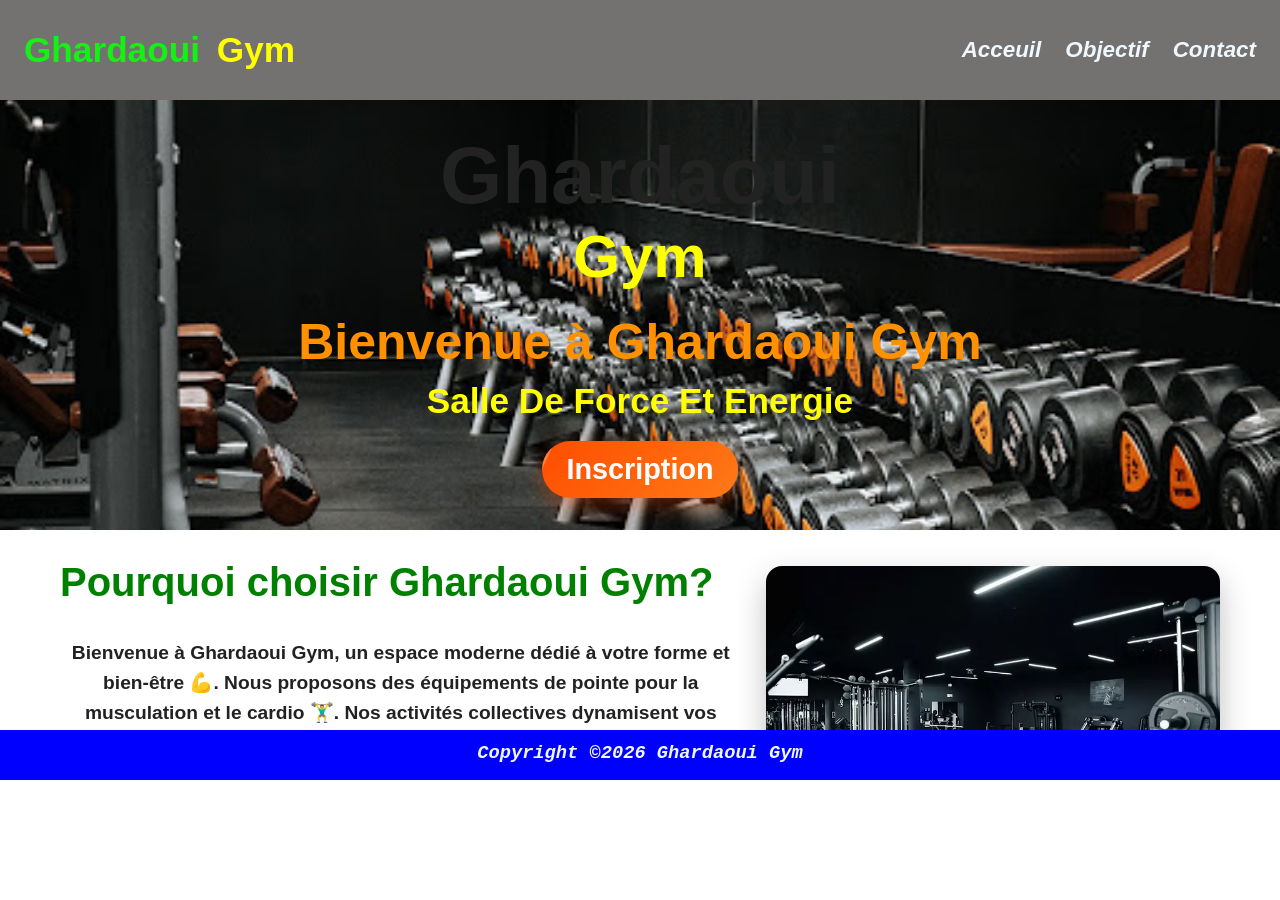
<file: index.html>
<!DOCTYPE html>
<html lang="en">
<head>
    <meta name="google-site-verification" content="Z1WtJ74-adF724DRXkaN17PvGLHciQwuvWc_DdEmPlM" />
    <meta charset="UTF-8">
    <meta name="viewport" content="width=device-width, initial-scale=1.0">
    <title>Ghardaoui-Gym</title>
    <link rel="stylesheet" href="index.css">
</head>
<body>
    <header>
        <h1>
            <span class="title1">Ghardaoui</span>
            <span class="title2">Gym</span>
        </h1>
        <ul>
            <li><a href="acceuil.html" target="zone">Acceuil</a></li>
            <li><a href="objectif.html"target="zone">Objectif</a></li>
            <li><a href="contact.html" target="zone">Contact</a></li>
        </ul>
    </header>
    <section>
        <iframe src="acceuil.html" frameborder="0" name="zone"></iframe>
    </section>
    <footer>
        <h3> Copyright ©2026 Ghardaoui Gym </h3>
    </footer>
</body>
</html>
</file>
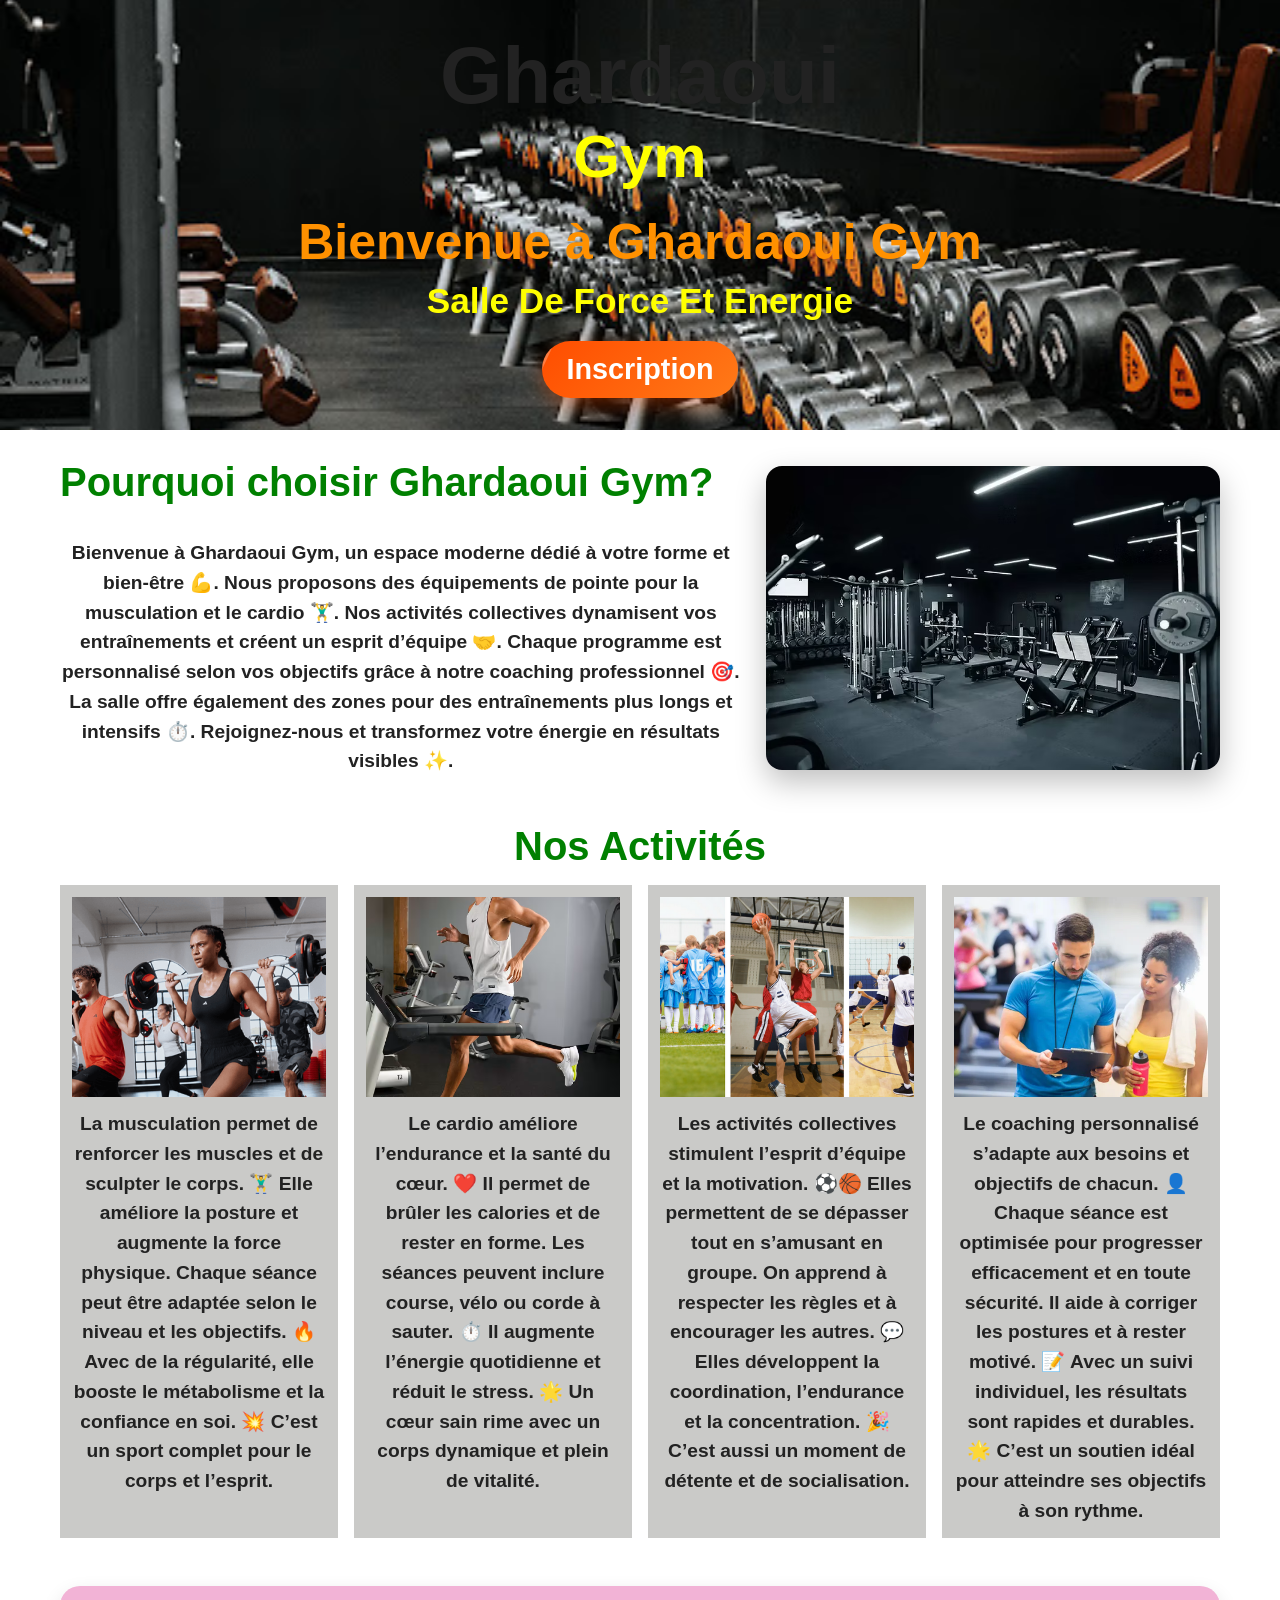
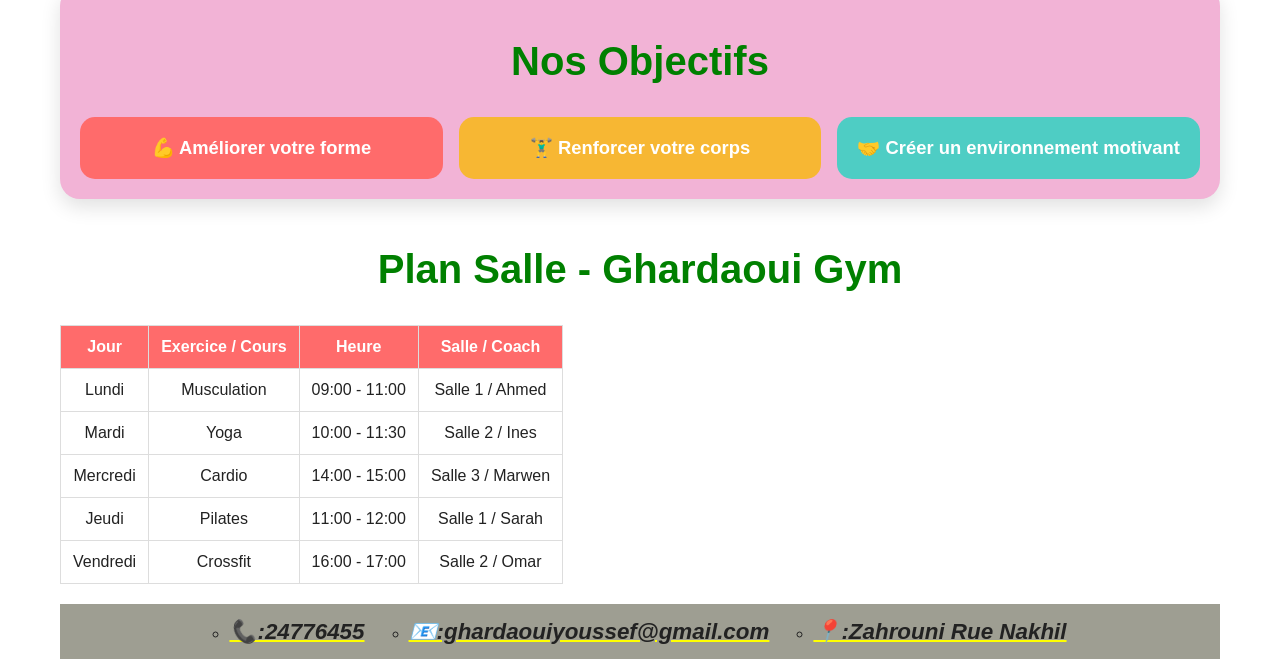
<file: acceuil.html>
<!DOCTYPE html>
<html lang="en">
<head>
    <meta charset="UTF-8">
    <meta name="viewport" content="width=device-width, initial-scale=1.0">
    <title>Acceuil</title>
    <link rel="stylesheet" href="acceuil.css">
</head>
<body>
    <header>
        <h1>
            <span class="title1">Ghardaoui</span>
            <span class="title2">Gym</span>
        </h1>
        <h2>
            <span class="soustitle1">Bienvenue à Ghardaoui Gym</span>
            <span class="soustitle2">Salle De Force Et Energie</span>
        </h2>
        <a href="inscription.html">Inscription</a>
    </header>
    <section>
        <div class="div1">
            <main>
                <h2>Pourquoi choisir Ghardaoui Gym?</h2>
                <p class="p1">Bienvenue à Ghardaoui Gym, un espace moderne dédié à votre forme et bien-être 💪. Nous proposons des équipements de pointe pour la musculation et le cardio 🏋️‍♂️. Nos activités collectives dynamisent vos entraînements et créent un esprit d’équipe 🤝. Chaque programme est personnalisé selon vos objectifs grâce à notre coaching professionnel 🎯. La salle offre également des zones pour des entraînements plus longs et intensifs ⏱️. Rejoignez-nous et transformez votre énergie en résultats visibles ✨.</p>
            </main>
            <img src="notre salle.avif" alt="salle de sport" class="img1"> 
        </div>
        <div class="div2">
            <h2>Nos Activités</h2>
            <figure class="fig1">
                <img src="muscle.webp" alt="musculation" class="img0">
                <p  class="p1">La musculation permet de renforcer les muscles et de sculpter le corps. 🏋️‍♂️ Elle améliore la posture et augmente la force physique. Chaque séance peut être adaptée selon le niveau et les objectifs. 🔥 Avec de la régularité, elle booste le métabolisme et la confiance en soi. 💥 C’est un sport complet pour le corps et l’esprit.</p>
            </figure>
            <figure class="fig2">
                <img src="cardio.avif" alt="cardio" class="img0">
                <p  class="p1">Le cardio améliore l’endurance et la santé du cœur. ❤️ Il permet de brûler les calories et de rester en forme. Les séances peuvent inclure course, vélo ou corde à sauter. ⏱️ Il augmente l’énergie quotidienne et réduit le stress. 🌟 Un cœur sain rime avec un corps dynamique et plein de vitalité.</p>
            </figure>
            <figure class="fig3">
                <img src="activites collectives.png" alt="activites collectives" class="img0">
                <p  class="p1">Les activités collectives stimulent l’esprit d’équipe et la motivation. ⚽🏀 Elles permettent de se dépasser tout en s’amusant en groupe. On apprend à respecter les règles et à encourager les autres. 💬 Elles développent la coordination, l’endurance et la concentration. 🎉 C’est aussi un moment de détente et de socialisation.</p>
            </figure>
            <figure class="fig4">
                <img src="coaching.webp" alt="coaching" class="img0">
                <p class="p1">Le coaching personnalisé s’adapte aux besoins et objectifs de chacun. 👤 Chaque séance est optimisée pour progresser efficacement et en toute sécurité. Il aide à corriger les postures et à rester motivé. 📝 Avec un suivi individuel, les résultats sont rapides et durables. 🌟 C’est un soutien idéal pour atteindre ses objectifs à son rythme.</p>
            </figure>
        </div>
        <div class="div3">
            <h2>Nos Objectifs</h2>
            <div class="d1">
                <div class="d2">
                    <p class="dp">💪 Améliorer votre forme</p>
                </div>
                <div class="d3">
                    <p class="dp">🏋️‍♂️ Renforcer votre corps</p>
                </div>
                <div class="d4">
                    <p class="dp">🤝 Créer un environnement motivant</p>
                </div>
            </div>
        </div>
        <h2>Plan Salle - Ghardaoui Gym</h2>
        <table>
            <tr>
                <th>Jour</th>
                <th>Exercice / Cours</th>
                <th>Heure</th>
                <th>Salle / Coach</th>
            </tr>
            <tr>
                <td>Lundi</td>
                <td>Musculation</td>
                <td>09:00 - 11:00</td>
                <td>Salle 1 / Ahmed</td>
            </tr>
            <tr>
                <td>Mardi</td>
                <td>Yoga</td>
                <td>10:00 - 11:30</td>
                <td>Salle 2 / Ines</td>
            </tr>
            <tr>
                <td>Mercredi</td>
                <td>Cardio</td>
                <td>14:00 - 15:00</td>
                <td>Salle 3 / Marwen</td>
            </tr>
            <tr>
                <td>Jeudi</td>
                <td>Pilates</td>
                <td>11:00 - 12:00</td>
                <td>Salle 1 / Sarah</td>
            </tr>
            <tr>
                <td>Vendredi</td>
                <td>Crossfit</td>
                <td>16:00 - 17:00</td>
                <td>Salle 2 / Omar</td>
            </tr>
        </table>
        <div class="div4">
            <ul>
                <li><address>📞:24776455</address></li>
                <li><address>📧:ghardaouiyoussef@gmail.com</address></li>
                <li><address>📍:Zahrouni Rue Nakhil</address></li>
            </ul>   
        </div>
    </section>
</body>
</html>
</file>
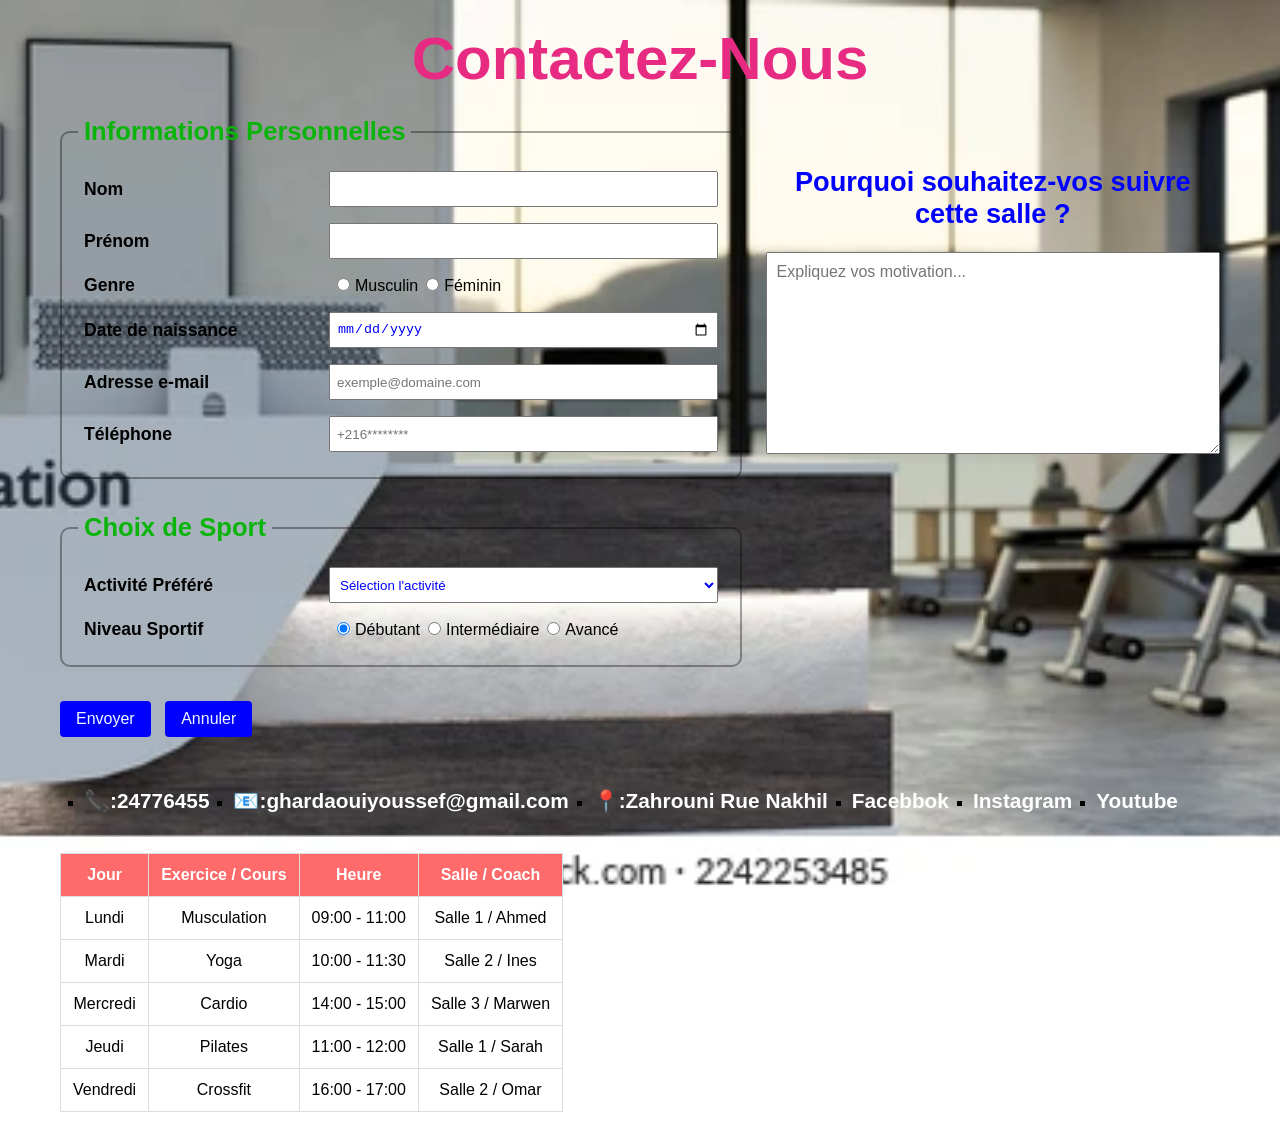
<file: contact.html>
<!DOCTYPE html>
<html lang="en">
<head>
    <meta charset="UTF-8">
    <meta name="viewport" content="width=device-width, initial-scale=1.0">
    <title>Contact</title>
    <link rel="stylesheet" href="contact.css">
</head>
<body>
    <header>
        <h1>Contactez-Nous</h1>
    </header>
    <section>
        <div class="div1">
            <form action="#">
                <fieldset>
                    <legend>Informations Personnelles</legend>
                    <table>
                        <tr>
                            <td><label for="nom">Nom</label></td>
                            <td><input type="text" class="it"></td>
                        </tr>
                        <tr>
                            <td><label for="prénom">Prénom</label></td>
                            <td><input type="text"class="it"></td>
                        </tr>
                        <tr>
                            <td><label for="Genre">Genre</label></td>
                            <td><input type="radio"name="g">Musculin<input type="radio"name="g">Féminin</td>
                        </tr>
                        <tr>
                            <td><label for="Date de naissance">Date de naissance</label></td>
                            <td><input type="date"class="it"></td>
                        </tr>
                        <tr>
                            <td><label for="adreese">Adresse e-mail</label></td>
                            <td><input type="email" placeholder="exemple@domaine.com"class="it"></td>
                        </tr>
                        <tr>
                            <td><label for="téléphone">Téléphone</label></td>
                            <td><input type="tel" placeholder="+216********"class="it"></td>
                        </tr>
                    </table>
                </fieldset>
            </form><br>
            <form action="#">
                <fieldset>
                    <legend>Choix de Sport</legend>
                    <table>
                        <tr>
                            <td><label for="activité préféré">Activité Préféré</label></td>
                            <td>
                                <select name="sp" id="sp">
                                    <option value="0">Sélection l'activité</option>
                                    <option value="1">Renforcement musculaire</option>
                                    <option value="2">Cardio-training</option>
                                    <option value="3">Cours collectifs</option>
                                </select>
                            </td>
                        </tr>
                        <tr>
                            <td><label for="niveau sportif">Niveau Sportif</label></td>
                            <td><input type="radio"name="niveau"class="ns" checked>Débutant<input type="radio"name="niveau"class="ns">Intermédiaire<input type="radio"name="niveau"class="ns">Avancé</td>
                        </tr>
                    </table>
                </fieldset>
            </form><br>
            <input type="submit"value="Envoyer" class="ensemble">
            <input type="reset"value="Annuler"class="ensemble">
        </div>
        <div class="div2">
            <h2>Pourquoi souhaitez-vos suivre cette salle ?</h2>
            <textarea name="text" id="text" rows="10" cols="50"placeholder="Expliquez vos motivation..."></textarea>
        </div>
        <ul class="ul1">
            <li><span>📞:24776455</span></li>
            <li><span>📧:ghardaouiyoussef@gmail.com</span></li>
            <li><span>📍:Zahrouni Rue Nakhil</span></li>
            <li><a href="https://www.facebook.com" target="_blank">Facebbok</a></li>
            <li><a href="https://www.instagram.com">Instagram</a></li>
            <li><a href="https://www.youtube.com">Youtube</a></li>
        </ul>
        <table class="tab">
            <tr class="tr">
                <th class="th">Jour</th>
                <th class="th">Exercice / Cours</th>
                <th class="th">Heure</th>
                <th class="th">Salle / Coach</th>
            </tr>
            <tr class="tr">
                <td class="td">Lundi</td>
                <td class="td">Musculation</td>
                <td class="td">09:00 - 11:00</td>
                <td class="td">Salle 1 / Ahmed</td>
            </tr>
            <tr class="tr">
                <td class="td">Mardi</td>
                <td class="td">Yoga</td>
                <td class="td">10:00 - 11:30</td>
                <td class="td">Salle 2 / Ines</td>
            </tr>
            <tr class="tr">
                <td class="td">Mercredi</td>
                <td class="td">Cardio</td>
                <td class="td">14:00 - 15:00</td>
                <td class="td">Salle 3 / Marwen</td>
            </tr>
            <tr class="tr">
                <td class="td">Jeudi</td>
                <td class="td">Pilates</td>
                <td class="td">11:00 - 12:00</td>
                <td class="td">Salle 1 / Sarah</td>
            </tr>
            <tr class="tr">
                <td class="td">Vendredi</td>
                <td class="td">Crossfit</td>
                <td class="td">16:00 - 17:00</td>
                <td class="td">Salle 2 / Omar</td>
            </tr>
        </table>
    </section>
</body>
</html>
</file>
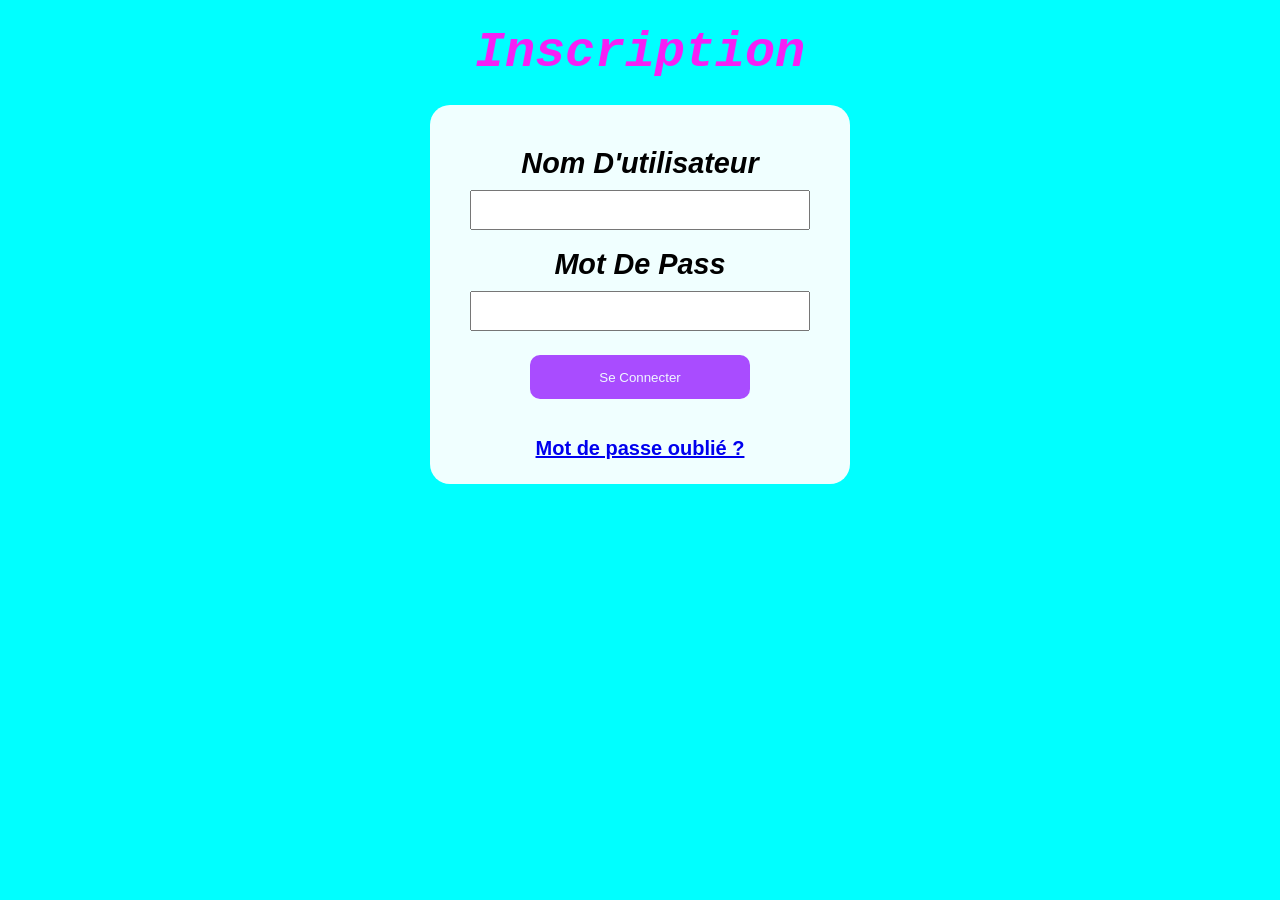
<file: inscription.html>
<!DOCTYPE html>
<html lang="en">
<head>
    <meta charset="UTF-8">
    <meta name="viewport" content="width=device-width, initial-scale=1.0">
    <title>Document</title>
    <link rel="stylesheet" href="inscription.css">
</head>
<body>
    <h1>Inscription</h1>
    <form action="#">
        <h2>Nom D'utilisateur</h2>
        <input type="text">
        <h2>Mot De Pass</h2>
        <input type="text"><br>
        <input type="button" value="Se Connecter" class="button"><br><br>
        <a href="mailto:ghardaouiyoussef@gmail.com?subject=Mot%20de%20passe%20oubli%C3%A9">Mot de passe oublié ?</a>
    </form>
</body>
</html>
</file>
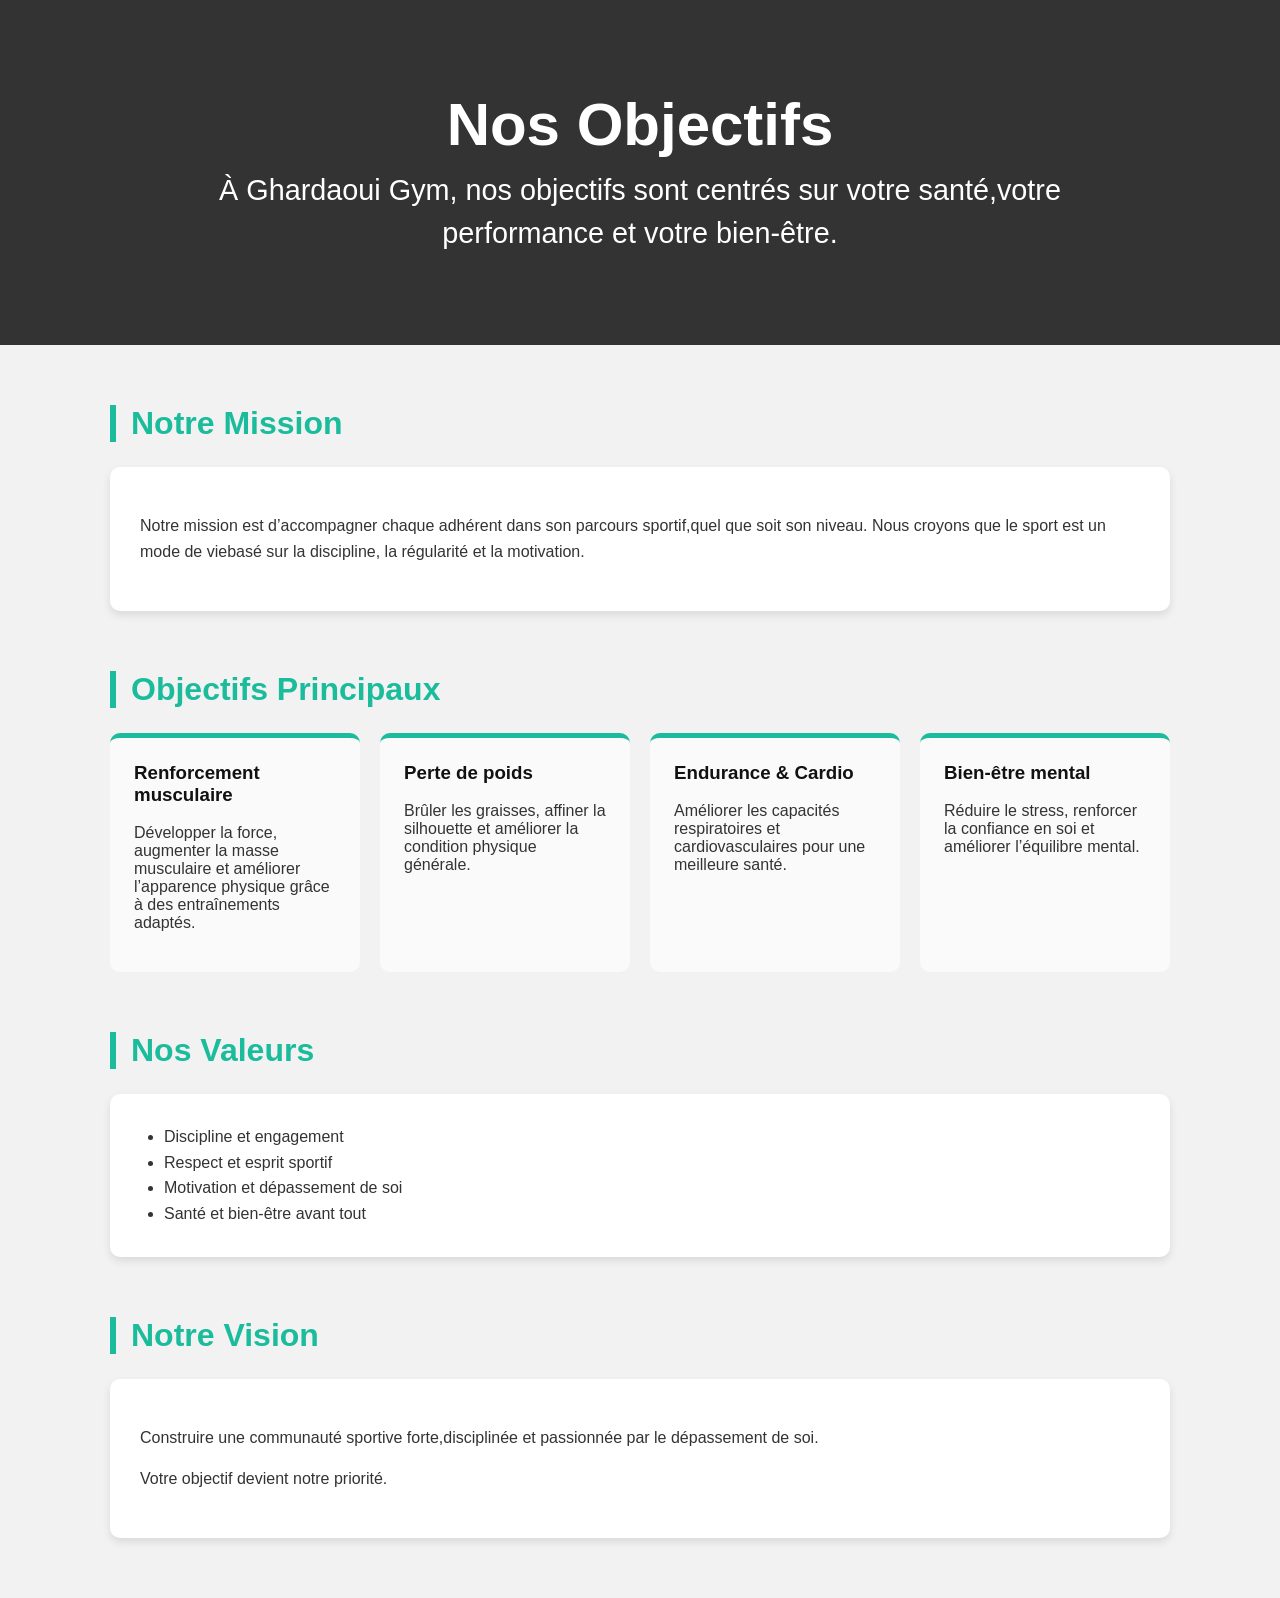
<file: objectif.html>
<!DOCTYPE html>
<html lang="fr">
<head>
    <meta charset="UTF-8">
    <meta name="viewport" content="width=device-width, initial-scale=1.0">
    <title>Objectifs</title>
    <link rel="stylesheet" href="objectif.css">
</head>
<body>
    <header>
        <h1>Nos Objectifs</h1>
        <p>À Ghardaoui Gym, nos objectifs sont centrés sur votre santé,votre performance et votre bien-être.</p>
    </header>
    <section>
        <h2>Notre Mission</h2>
        <div class="box">
            <p>Notre mission est d’accompagner chaque adhérent dans son parcours sportif,quel que soit son niveau. Nous croyons que le sport est un mode de viebasé sur la discipline, la régularité et la motivation.</p>
        </div>
    </section>
    <section>
        <h2>Objectifs Principaux</h2>
        <div class="objectifs">
            <div class="objectif">
                <h3>Renforcement musculaire</h3>
                <p>
                Développer la force, augmenter la masse musculaire et améliorer
                l’apparence physique grâce à des entraînements adaptés.
                </p>
            </div>
            <div class="objectif">
                <h3>Perte de poids</h3>
                <p>
                Brûler les graisses, affiner la silhouette et améliorer
                la condition physique générale.
                </p>
            </div>
            <div class="objectif">
                <h3>Endurance & Cardio</h3>
                <p>
                Améliorer les capacités respiratoires et cardiovasculaires
                pour une meilleure santé.
                </p>
            </div>
            <div class="objectif">
                <h3>Bien-être mental</h3>
                <p>
                Réduire le stress, renforcer la confiance en soi
                et améliorer l’équilibre mental.
                </p>
            </div>
        </div>
    </section>
    <section>
        <h2>Nos Valeurs</h2>
        <div class="box">
            <ul>
                <li>Discipline et engagement</li>
                <li>Respect et esprit sportif</li>
                <li>Motivation et dépassement de soi</li>
                <li>Santé et bien-être avant tout</li>
            </ul>
        </div>
    </section>
    <section>
        <h2>Notre Vision</h2>
        <div class="box">
            <p>Construire une communauté sportive forte,disciplinée et passionnée par le dépassement de soi.</p>
            <p>Votre objectif devient notre priorité.</p>
        </div>
    </section>
</body>
</html>
</file>
<file: index.css>
* {
    box-sizing: border-box;
}

html {
    min-width: 320px;
}

body {
    margin: 0;
    font-family: Arial, Helvetica, sans-serif;
}

header {
    min-height: 100px;
    padding: 12px 24px;
    background-color: rgb(116, 113, 113);
    display: flex;
    align-items: center;
    justify-content: space-between;
    gap: 24px;
}

h1 {
    margin: 0;
    font-family: Arial, sans-serif;
    font-size: clamp(1.6rem, 4vw, 2.2rem);
    font-weight: bolder;
    white-space: nowrap;
}

.title1 {
    animation: t1 4s infinite;
    color: rgb(21, 241, 21);
}

@keyframes t1 {
    0% { color: rgb(21, 241, 21); }
    50% { color: aqua; }
    100% { color: #ff00f2; }
}

.title2 {
    margin-left: 0.2em;
    color: yellow;
}

header ul {
    display: flex;
    flex-wrap: wrap;
    justify-content: flex-end;
    gap: 12px 24px;
    margin: 0;
    padding: 0;
    list-style: none;
}

header li {
    font-style: oblique;
}

header a {
    color: aliceblue;
    font-size: clamp(1rem, 2.5vw, 1.4rem);
    font-weight: bold;
    text-decoration: none;
}

header a:hover,
header a:focus-visible {
    color: greenyellow;
    text-decoration: underline;
    text-decoration-thickness: 3px;
}

section {
    margin: 0;
}

iframe {
    display: block;
    width: 100%;
    height: max(70vh, 600px);
    border: 0;
}

footer {
    min-height: 50px;
    padding: 12px;
    background-color: blue;
}

footer h3 {
    margin: 0;
    color: aliceblue;
    text-align: center;
    font-family: "Courier New", monospace;
    font-style: italic;
}

@media (max-width: 600px) {
    header {
        flex-direction: column;
        justify-content: center;
        gap: 10px;
        padding: 14px 12px;
    }

    header ul {
        justify-content: center;
        gap: 8px 18px;
    }

    iframe {
        height: max(70vh, 520px);
    }
}
</file>
<file: acceuil.css>
* {
    box-sizing: border-box;
}

body {
    margin: 0;
    color: #222;
    font-family: Arial, Helvetica, sans-serif;
}

header {
    min-height: 430px;
    padding: 24px 16px 32px;
    background: url("background.jpg") center / cover no-repeat;
    display: flex;
    flex-direction: column;
    align-items: center;
    justify-content: center;
    text-align: center;
}

header h1 {
    margin: 0;
    font-family: Arial, sans-serif;
}

.title1 {
    display: block;
    padding-top: 5px;
    font-size: clamp(2.8rem, 9vw, 5rem);
    font-weight: bolder;
    animation: t1 4s infinite;
}

@keyframes t1 {
    0% { color: rgb(21, 241, 21); }
    50% { color: aqua; }
    100% { color: #ff00f2; }
}

.title2 {
    color: yellow;
    font-size: clamp(2.2rem, 7vw, 3.75rem);
    font-weight: bold;
}

header h2 {
    margin: 12px 0 20px;
    font-family: "Franklin Gothic Medium", Arial, sans-serif;
}

.soustitle1,
.soustitle2 {
    display: block;
    font-weight: bold;
}

.soustitle1 {
    padding-top: 10px;
    color: #ff9100;
    font-size: clamp(1.8rem, 5vw, 3.125rem);
}

.soustitle2 {
    margin-top: 10px;
    color: yellow;
    font-size: clamp(1.25rem, 3.5vw, 2.2rem);
}

header > a {
    position: relative;
    display: inline-block;
    overflow: hidden;
    padding: 12px 24px;
    border-radius: 50px;
    background: linear-gradient(135deg, #ff4d00, #ff7a18);
    box-shadow: 0 8px 20px rgba(255, 77, 0, 0.35);
    color: #fff;
    font-size: clamp(1.15rem, 3vw, 1.8rem);
    font-weight: 600;
    text-decoration: none;
    transition: transform 0.35s ease, box-shadow 0.35s ease;
}

header > a:hover,
header > a:focus-visible {
    transform: translateY(-4px);
    box-shadow: 0 12px 28px rgba(255, 77, 0, 0.55);
}

header > a::before {
    position: absolute;
    top: 0;
    left: -100%;
    width: 100%;
    height: 100%;
    background: rgba(255, 255, 255, 0.25);
    content: "";
    transform: skewX(-25deg);
    transition: left 0.5s;
}

header > a:hover::before,
header > a:focus-visible::before {
    left: 120%;
}

section {
    width: min(1200px, 100%);
    margin: 0 auto;
    padding: 0 20px;
}

section h2 {
    color: green;
    font-size: clamp(1.6rem, 4vw, 2.5rem);
    font-weight: bolder;
}

.div1 {
    display: grid;
    grid-template-columns: minmax(0, 1.2fr) minmax(260px, 0.8fr);
    align-items: center;
    gap: 24px;
    margin-top: 30px;
}

.div1 main {
    min-width: 0;
}

.div1 main h2 {
    margin-top: 0;
}

.p1 {
    margin: 0;
    text-align: center;
    font-size: clamp(1rem, 1.5vw, 1.2rem);
    font-weight: bold;
    line-height: 1.55;
}

.img1 {
    display: block;
    width: 100%;
    max-height: 320px;
    object-fit: cover;
    border-radius: 16px;
    box-shadow: 0 12px 30px rgba(0, 0, 0, 0.25);
    transition: transform 0.4s ease;
}

.img1:hover {
    transform: scale(1.03);
}

.div2 {
    margin-top: 48px;
}

.div2 h2,
.div3 h2,
section > h2 {
    text-align: center;
}

.div2 {
    display: grid;
    grid-template-columns: repeat(4, minmax(0, 1fr));
    gap: 16px;
}

.div2 > h2 {
    grid-column: 1 / -1;
    margin: 0;
}

.div2 figure {
    min-width: 0;
    margin: 0;
    padding: 12px;
    background-color: hsla(60, 2%, 45%, 0.384);
}

.img0 {
    display: block;
    width: 100%;
    height: 200px;
    object-fit: cover;
    animation: foto 5s infinite;
}

@keyframes foto {
    from { transform: rotateY(0deg); }
    to { transform: rotateY(360deg); }
}

.div2 figure .p1 {
    margin-top: 12px;
}

.div3 {
    margin: 48px auto;
    padding: 20px;
    border-radius: 20px;
    background-color: hwb(327 70% 5%);
    box-shadow: 0 8px 20px rgba(0, 0, 0, 0.12);
    text-align: center;
    font-family: Arial, sans-serif;
}

.d1 {
    display: flex;
    flex-wrap: wrap;
    gap: 16px;
}

.d1 > div {
    flex: 1 1 200px;
    padding: 20px;
    border-radius: 15px;
    color: #fff;
}

.d2 { background-color: #ff6b6b; }
.d3 { background-color: #f7b733; }
.d4 { background-color: #4ecdc4; }

.dp {
    margin: 0;
    color: #fff;
    font-size: 1.15rem;
    font-weight: bold;
}

section > table {
    display: block;
    width: 100%;
    overflow-x: auto;
    border-collapse: collapse;
    white-space: nowrap;
}

th,
td {
    padding: 12px;
    border: 1px solid #ddd;
    text-align: center;
}

th {
    background-color: #ff6b6b;
    color: white;
}

tr:hover {
    background-color: #ffe6e6;
}

.div4 {
    margin-top: 20px;
    padding: 14px 20px;
    background-color: #9e9e92;
}

.div4 ul {
    display: flex;
    flex-wrap: wrap;
    justify-content: center;
    gap: 8px 28px;
    margin: 0;
    padding: 0;
    list-style: circle;
}

.div4 li {
    margin-left: 16px;
}

address {
    font-size: clamp(1rem, 2vw, 1.4rem);
    font-weight: bold;
    text-decoration: underline;
    text-decoration-thickness: 2px;
    text-decoration-color: yellow;
    overflow-wrap: anywhere;
}

@media (max-width: 900px) {
    .div2 {
        grid-template-columns: repeat(2, minmax(0, 1fr));
    }
}

@media (max-width: 620px) {
    header {
        min-height: 380px;
    }

    section {
        padding: 0 14px;
    }

    .div1 {
        grid-template-columns: 1fr;
    }

    .img1 {
        max-height: 280px;
    }

    .div2 {
        grid-template-columns: 1fr;
        margin-top: 36px;
    }

    .img0 {
        height: 220px;
    }

    .div3 {
        margin: 32px auto;
        padding: 16px;
    }

    .div4 ul {
        align-items: flex-start;
        flex-direction: column;
        gap: 10px;
    }
}

@media (prefers-reduced-motion: reduce) {
    *,
    *::before,
    *::after {
        animation-duration: 0.01ms !important;
        animation-iteration-count: 1 !important;
        scroll-behavior: auto !important;
        transition-duration: 0.01ms !important;
    }
}
</file>
<file: contact.css>
* {
    box-sizing: border-box;
}

body {
    min-width: 320px;
    margin: 0;
    background: url("contact.webp") center / cover fixed no-repeat;
    font-family: Arial, Helvetica, sans-serif;
}

h1 {
    margin: 0;
    padding: 24px 16px;
    color: rgb(231, 43, 131);
    text-align: center;
    font-size: clamp(2rem, 6vw, 3.75rem);
}

section {
    display: grid;
    grid-template-columns: minmax(0, 1.2fr) minmax(260px, 0.8fr);
    gap: 24px;
    width: min(1200px, 100%);
    margin: 0 auto;
    padding: 0 20px 28px;
}

.div1,
.div2 {
    min-width: 0;
}

.div1 form {
    margin-bottom: 16px;
}

fieldset {
    min-width: 0;
    margin: 0;
    padding: 16px;
    border: 2px solid rgba(0, 0, 0, 0.35);
    border-radius: 10px;
}

legend {
    padding: 0 6px;
    color: rgb(10, 180, 10);
    font-size: clamp(1.1rem, 2.7vw, 1.6rem);
    font-weight: bold;
}

fieldset table {
    width: 100%;
    table-layout: fixed;
}

fieldset td {
    padding: 7px 4px;
    vertical-align: middle;
    overflow-wrap: anywhere;
}

fieldset td:first-child {
    width: 38%;
}

label {
    display: block;
    font-size: clamp(0.9rem, 1.8vw, 1.1rem);
    font-weight: bold;
    animation: lb 4s infinite;
}

@keyframes lb {
    0% { color: cyan; }
    50% { color: springgreen; }
    100% { color: tomato; }
}

.it,
select {
    width: 100%;
    min-width: 0;
    min-height: 36px;
    padding: 6px;
    color: blue;
}

input[type="radio"] {
    width: auto;
    margin: 0 5px 0 8px;
}

.div2 {
    margin-top: 26px;
}

.div2 h2 {
    color: blue;
    text-align: center;
    font-size: clamp(1.2rem, 3vw, 1.7rem);
}

textarea {
    display: block;
    width: 100%;
    max-width: 100%;
    min-height: 180px;
    padding: 10px;
    font: inherit;
}

.ensemble {
    margin: 0 10px 12px 0;
    padding: 9px 16px;
    border: 0;
    border-radius: 4px;
    background-color: blue;
    color: aliceblue;
    font-size: 1rem;
    cursor: pointer;
}

.ensemble:hover,
.ensemble:focus-visible {
    background-color: #c7c706;
    color: #111;
}

.ul1 {
    display: flex;
    flex-wrap: wrap;
    gap: 12px 24px;
    grid-column: 1 / -1;
    margin: 0;
    padding: 16px 24px;
    list-style: square;
}

.ul1 li {
    min-width: 0;
    overflow-wrap: anywhere;
}

.ul1 span,
.ul1 a {
    color: #fff;
    font-size: clamp(1rem, 2vw, 1.3rem);
    font-weight: bold;
}

.ul1 a {
    display: block;
    text-decoration: none;
}

.ul1 a:hover,
.ul1 a:focus-visible {
    text-decoration: underline;
}

.tab {
    display: block;
    width: 100%;
    grid-column: 1 / -1;
    overflow-x: auto;
    border-collapse: collapse;
    white-space: nowrap;
}

.th,
.td {
    padding: 12px;
    border: 1px solid #ddd;
    text-align: center;
}

.th {
    background-color: #ff6b6b;
    color: white;
}

.tr:hover {
    background-color: #ffe6e6;
}

@media (max-width: 760px) {
    section {
        grid-template-columns: minmax(0, 1fr);
        gap: 12px;
        padding: 0 14px 24px;
    }

    .div2 {
        margin-top: 0;
    }

    .ul1,
    .tab {
        grid-column: 1;
    }
}

@media (max-width: 420px) {
    fieldset {
        padding: 10px;
    }

    fieldset td:first-child {
        width: 35%;
    }

    .ul1 {
        flex-direction: column;
        gap: 10px;
        padding: 12px;
    }
}

@media (prefers-reduced-motion: reduce) {
    *,
    *::before,
    *::after {
        animation-duration: 0.01ms !important;
        animation-iteration-count: 1 !important;
        transition-duration: 0.01ms !important;
    }
}
</file>
<file: inscription.css>
* {
    box-sizing: border-box;
}

body {
    min-width: 320px;
    min-height: 100vh;
    margin: 0;
    padding: 24px 16px;
    background-color: aqua;
    font-family: Arial, Helvetica, sans-serif;
}

h1 {
    margin: 0 0 24px;
    color: #f520f5;
    text-align: center;
    font-family: "Courier New", monospace;
    font-size: clamp(2.2rem, 7vw, 3.125rem);
    font-style: oblique;
    font-weight: bolder;
}

form {
    width: min(100%, 420px);
    margin: 0 auto;
    padding: 24px clamp(18px, 6vw, 40px);
    border-radius: 20px;
    background-color: azure;
    text-align: center;
}

h2 {
    margin: 0;
    padding-top: 18px;
    font-size: clamp(1.25rem, 4vw, 1.8rem);
    font-style: italic;
}

input[type="text"],
input[type="password"] {
    width: 100%;
    min-height: 40px;
    margin-top: 10px;
    padding: 8px;
}

.button {
    width: min(100%, 220px);
    min-height: 44px;
    margin-top: 24px;
    border: 0;
    border-radius: 10px;
    background-color: #a94cff;
    color: aliceblue;
    cursor: pointer;
}

.button:hover,
.button:focus-visible {
    background-color: #8735d6;
}

form a {
    display: inline-block;
    margin-top: 20px;
    font-size: clamp(1rem, 3.5vw, 1.25rem);
    font-weight: bold;
    text-decoration: underline;
    text-decoration-thickness: 2px;
    overflow-wrap: anywhere;
}
</file>
<file: objectif.css>
* {
    box-sizing: border-box;
}

body {
    margin: 0;
    color: #333;
    background: #f2f2f2;
    font-family: Arial, Helvetica, sans-serif;
}

header {
    padding: clamp(40px, 8vw, 90px) 20px;
    background-color: #333;
    color: #fff;
    text-align: center;
}

h1 {
    margin: 0 0 10px;
    color: #fff;
    font-size: clamp(2.2rem, 7vw, 3.75rem);
}

header p {
    max-width: 900px;
    margin: 0 auto;
    font-size: clamp(1.1rem, 3vw, 1.8rem);
    line-height: 1.5;
}

section {
    width: min(1100px, 100%);
    margin: clamp(32px, 6vw, 60px) auto;
    padding: 0 20px;
}

section h2 {
    margin-bottom: 25px;
    padding-left: 15px;
    border-left: 6px solid #1abc9c;
    color: #1abc9c;
    font-size: clamp(1.5rem, 4vw, 2rem);
}

.box {
    margin-bottom: 30px;
    padding: clamp(18px, 4vw, 30px);
    border-radius: 10px;
    background: #fff;
    box-shadow: 0 4px 8px rgba(0, 0, 0, 0.1);
    line-height: 1.6;
}

.box ul {
    margin: 0;
    padding-left: 24px;
}

.objectifs {
    display: grid;
    grid-template-columns: repeat(auto-fit, minmax(min(250px, 100%), 1fr));
    gap: 20px;
}

.objectif {
    padding: 24px;
    border-top: 5px solid #1abc9c;
    border-radius: 10px;
    background: #fafafa;
    transition: transform 0.3s;
}

.objectif:hover {
    transform: translateY(-5px);
}

.objectif h3 {
    margin-top: 0;
    color: #111;
}

@media (max-width: 480px) {
    section {
        padding: 0 14px;
    }

    .objectif {
        padding: 18px;
    }
}

@media (prefers-reduced-motion: reduce) {
    *,
    *::before,
    *::after {
        transition-duration: 0.01ms !important;
    }
}
</file>
